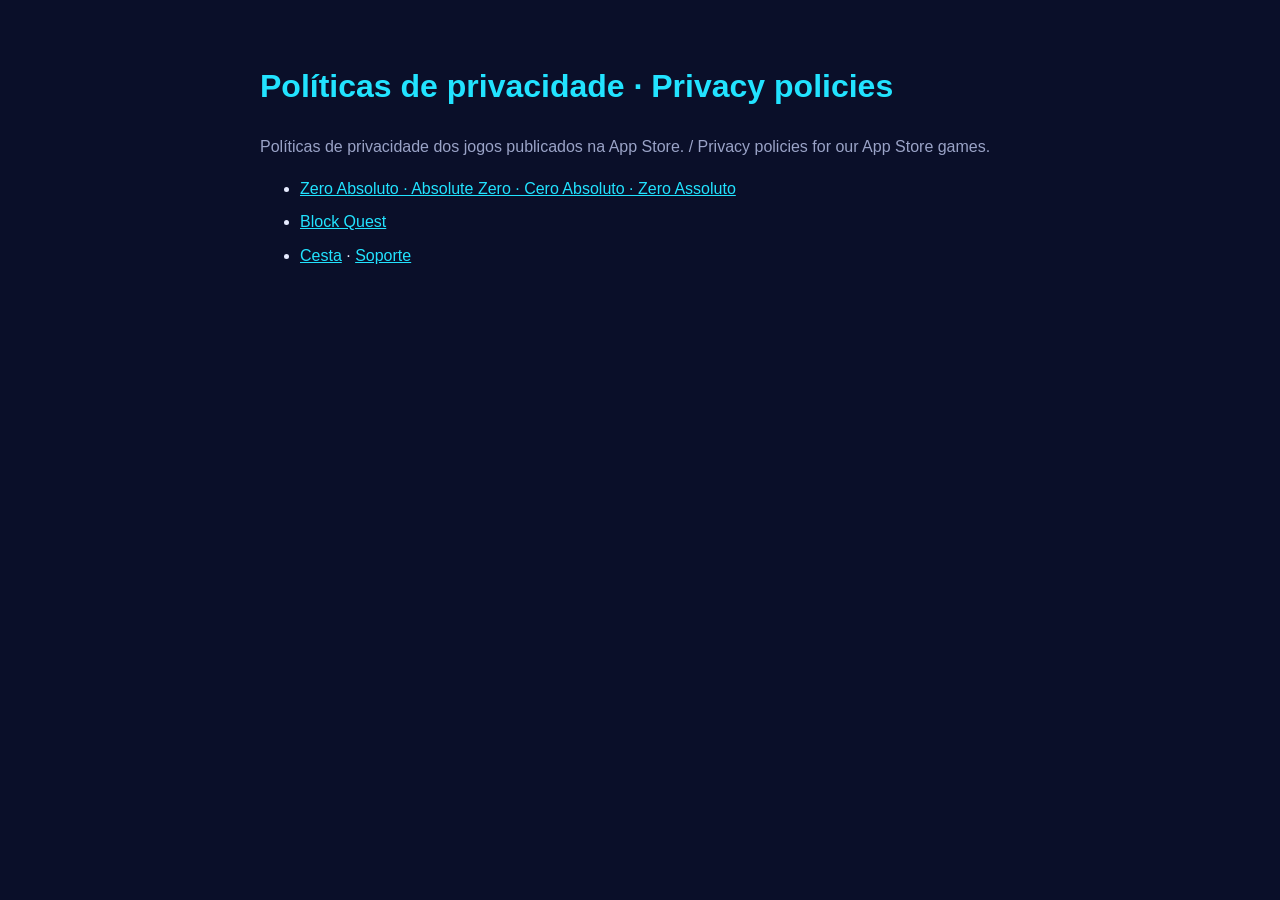
<file: index.html>
<!doctype html>
<html lang="pt-BR"><head><meta charset="utf-8"><meta name="viewport" content="width=device-width,initial-scale=1">
<title>Games · Privacy Policies</title>
<style>
body{margin:0;background:#0A0F29;color:#E6EBFF;font:16px/1.6 -apple-system,BlinkMacSystemFont,"Segoe UI",sans-serif}
main{max-width:760px;margin:0 auto;padding:40px 20px}
h1{color:#22E3FF} a{color:#22E3FF} li{margin:8px 0} .dim{color:#9AA3C7}
</style></head><body><main>
<h1>Políticas de privacidade · Privacy policies</h1>
<p class="dim">Políticas de privacidade dos jogos publicados na App Store. / Privacy policies for our App Store games.</p>
<ul>
  <li><a href="zero-absoluto/">Zero Absoluto · Absolute Zero · Cero Absoluto · Zero Assoluto</a></li>
  <li><a href="block-quest/">Block Quest</a></li>
  <li><a href="cesta/privacidad.html">Cesta</a> · <a href="cesta/">Soporte</a></li>
</ul>
</main></body></html>
</file>
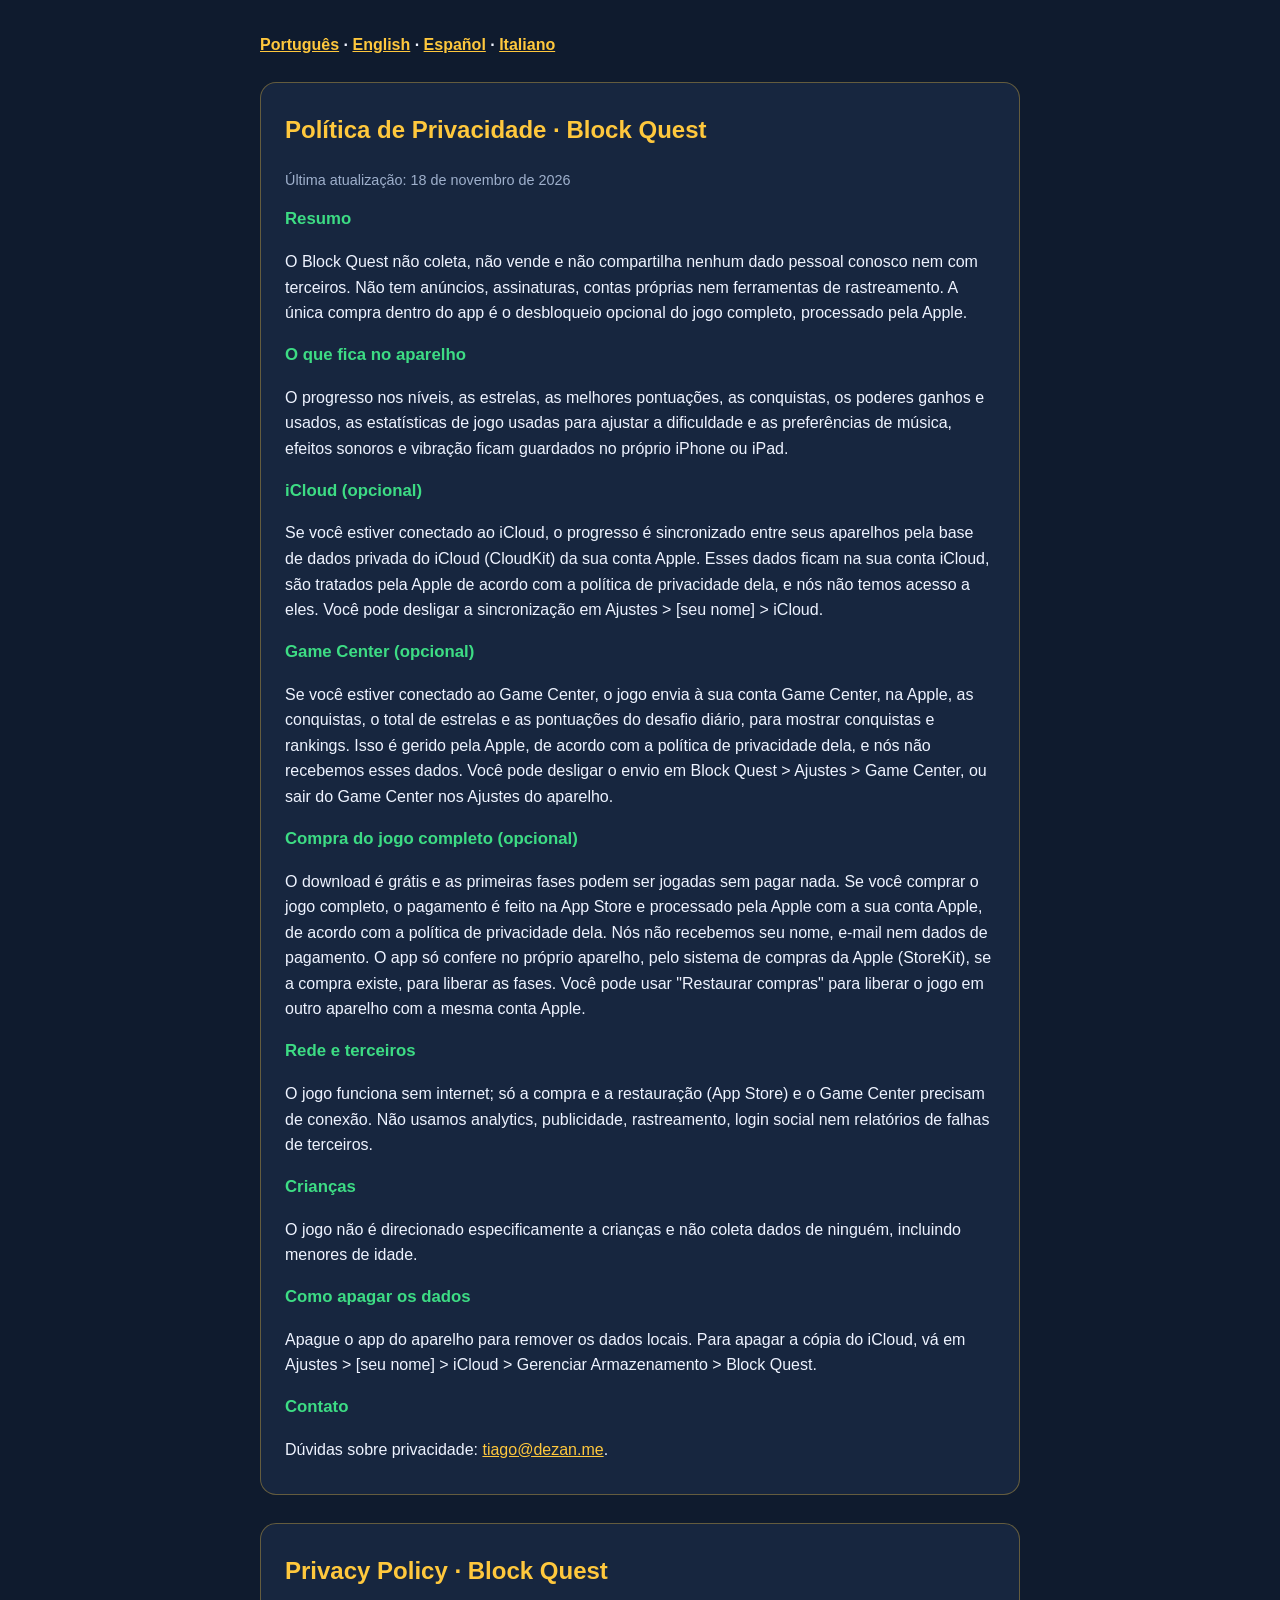
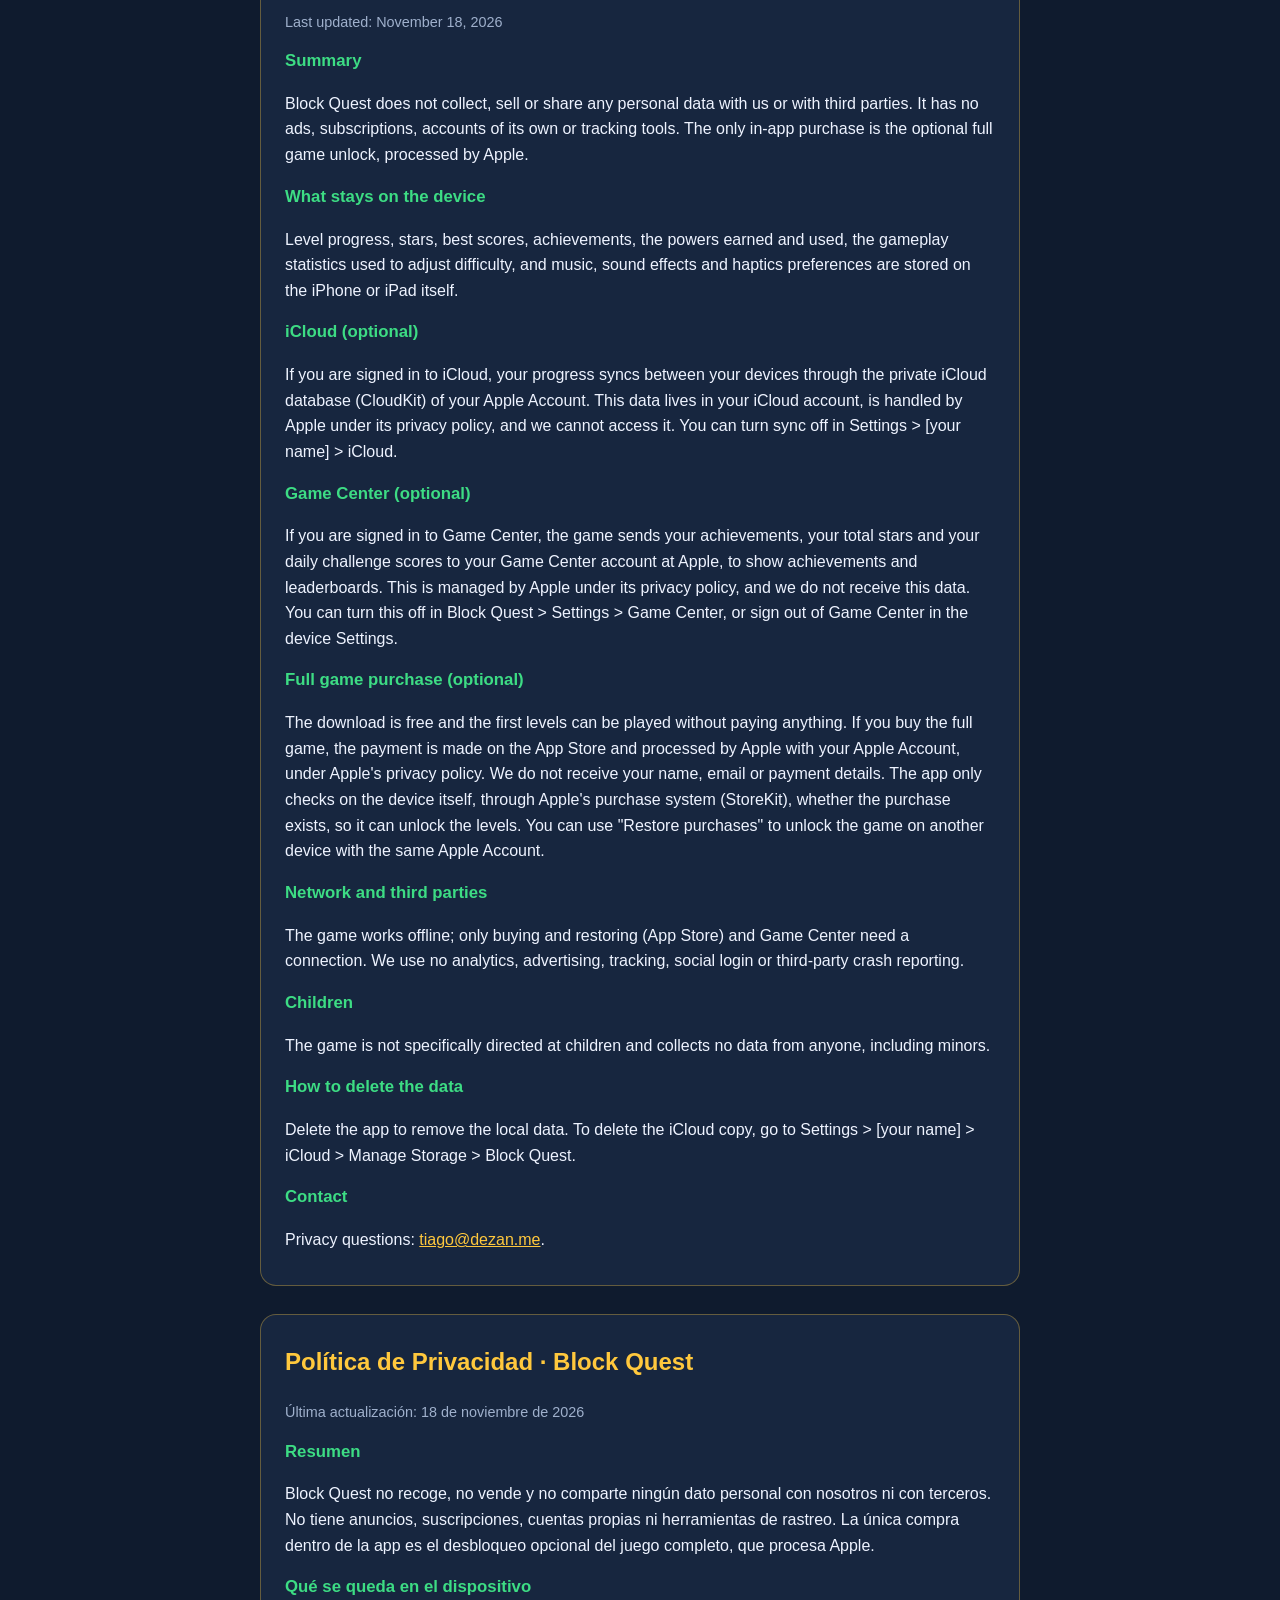
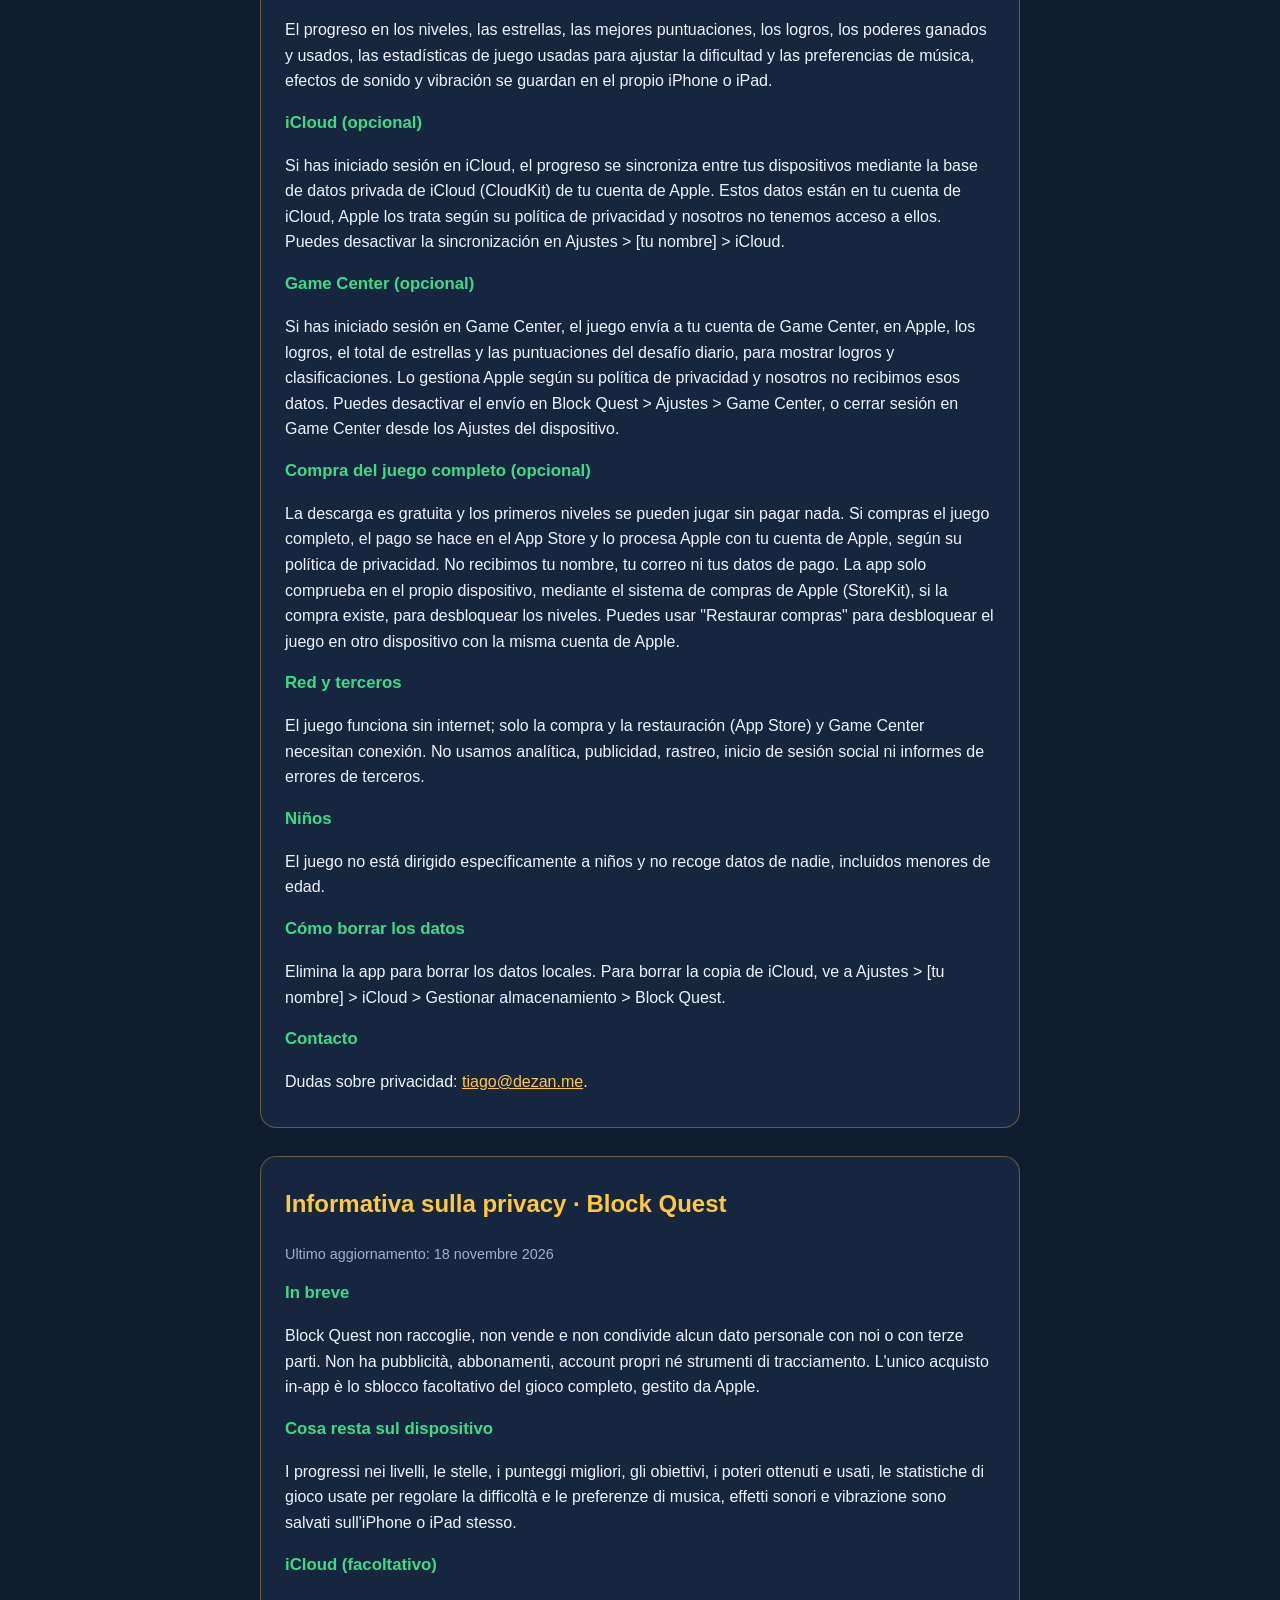
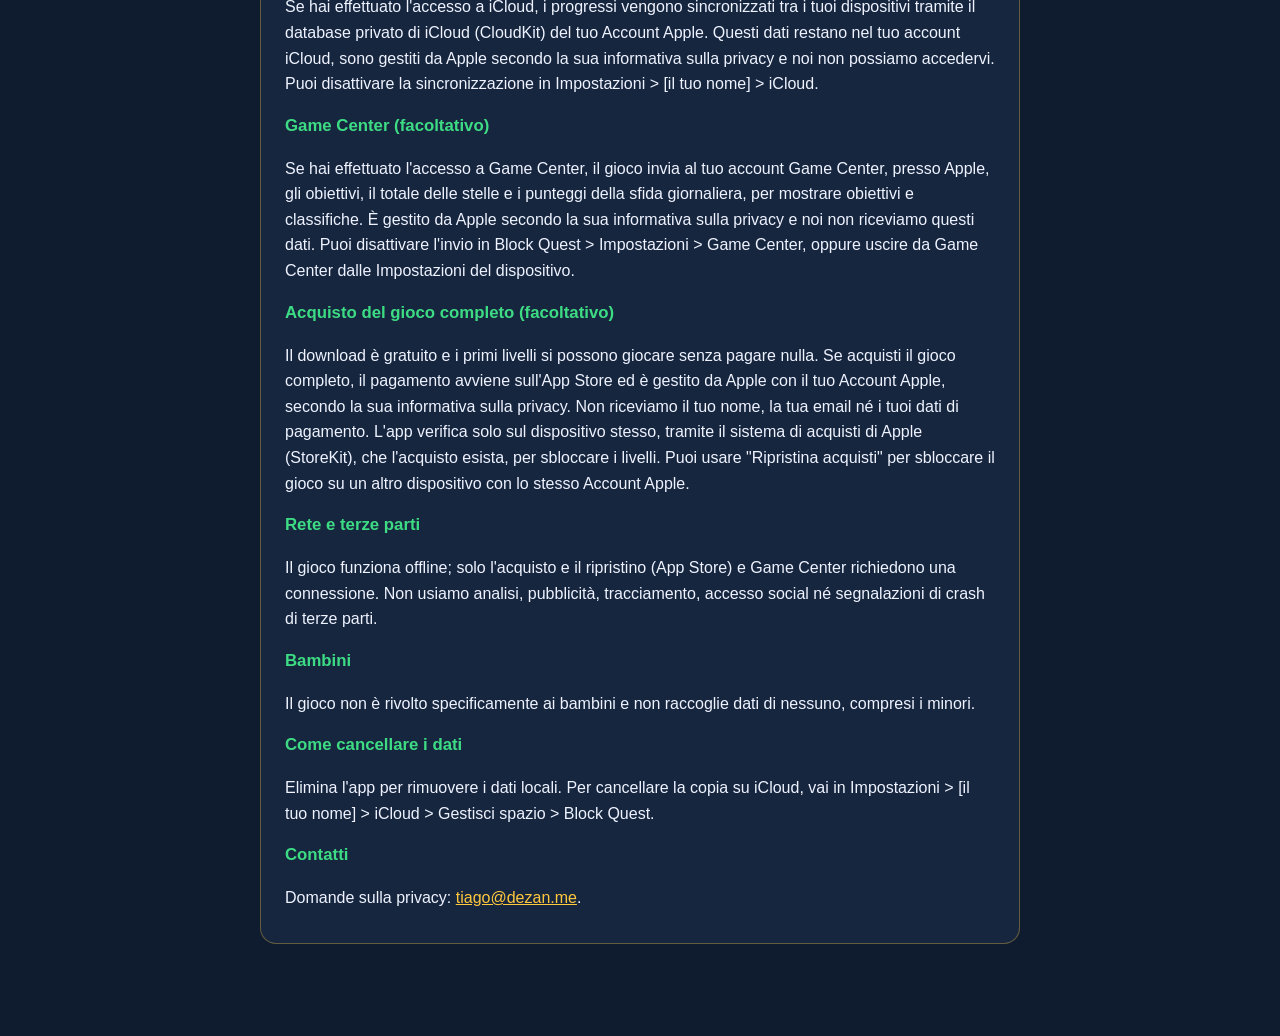
<file: block-quest/index.html>
<!doctype html>
<html lang="pt-BR"><head><meta charset="utf-8"><meta name="viewport" content="width=device-width,initial-scale=1">
<title>Block Quest · Privacidade / Privacy</title>
<style>
:root{--bg:#0F1B2E;--panel:#17263F;--text:#EEF3FF;--dim:#9FB0CC;--gold:#FFC83D;--green:#3DDC84}
body{margin:0;background:var(--bg);color:var(--text);font:16px/1.6 -apple-system,BlinkMacSystemFont,"Segoe UI",sans-serif}
main{max-width:760px;margin:0 auto;padding:32px 20px 64px}
nav{font-weight:600;margin-bottom:24px} a{color:var(--gold)}
section{background:var(--panel);border:1px solid #FFC83D55;border-radius:16px;padding:8px 24px 16px;margin:0 0 28px}
h1{color:var(--gold);font-size:1.5rem} h2{color:var(--green);font-size:1.05rem;margin-bottom:4px}
.date{color:var(--dim);font-size:.9rem}
</style></head><body><main>
<nav><a href="#pt-BR">Português</a> · <a href="#en-US">English</a> · <a href="#es-ES">Español</a> · <a href="#it">Italiano</a></nav>
<section id="pt-BR" lang="pt-BR"><h1>Política de Privacidade · Block Quest</h1><p class="date">Última atualização: 18 de novembro de 2026</p><h2>Resumo</h2><p>O Block Quest não coleta, não vende e não compartilha nenhum dado pessoal conosco nem com terceiros. Não tem anúncios, assinaturas, contas próprias nem ferramentas de rastreamento. A única compra dentro do app é o desbloqueio opcional do jogo completo, processado pela Apple.</p><h2>O que fica no aparelho</h2><p>O progresso nos níveis, as estrelas, as melhores pontuações, as conquistas, os poderes ganhos e usados, as estatísticas de jogo usadas para ajustar a dificuldade e as preferências de música, efeitos sonoros e vibração ficam guardados no próprio iPhone ou iPad.</p><h2>iCloud (opcional)</h2><p>Se você estiver conectado ao iCloud, o progresso é sincronizado entre seus aparelhos pela base de dados privada do iCloud (CloudKit) da sua conta Apple. Esses dados ficam na sua conta iCloud, são tratados pela Apple de acordo com a política de privacidade dela, e nós não temos acesso a eles. Você pode desligar a sincronização em Ajustes &gt; [seu nome] &gt; iCloud.</p><h2>Game Center (opcional)</h2><p>Se você estiver conectado ao Game Center, o jogo envia à sua conta Game Center, na Apple, as conquistas, o total de estrelas e as pontuações do desafio diário, para mostrar conquistas e rankings. Isso é gerido pela Apple, de acordo com a política de privacidade dela, e nós não recebemos esses dados. Você pode desligar o envio em Block Quest &gt; Ajustes &gt; Game Center, ou sair do Game Center nos Ajustes do aparelho.</p><h2>Compra do jogo completo (opcional)</h2><p>O download é grátis e as primeiras fases podem ser jogadas sem pagar nada. Se você comprar o jogo completo, o pagamento é feito na App Store e processado pela Apple com a sua conta Apple, de acordo com a política de privacidade dela. Nós não recebemos seu nome, e-mail nem dados de pagamento. O app só confere no próprio aparelho, pelo sistema de compras da Apple (StoreKit), se a compra existe, para liberar as fases. Você pode usar "Restaurar compras" para liberar o jogo em outro aparelho com a mesma conta Apple.</p><h2>Rede e terceiros</h2><p>O jogo funciona sem internet; só a compra e a restauração (App Store) e o Game Center precisam de conexão. Não usamos analytics, publicidade, rastreamento, login social nem relatórios de falhas de terceiros.</p><h2>Crianças</h2><p>O jogo não é direcionado especificamente a crianças e não coleta dados de ninguém, incluindo menores de idade.</p><h2>Como apagar os dados</h2><p>Apague o app do aparelho para remover os dados locais. Para apagar a cópia do iCloud, vá em Ajustes &gt; [seu nome] &gt; iCloud &gt; Gerenciar Armazenamento &gt; Block Quest.</p><h2>Contato</h2><p>Dúvidas sobre privacidade: <a href="mailto:tiago@dezan.me">tiago@dezan.me</a>.</p></section>
<section id="en-US" lang="en-US"><h1>Privacy Policy · Block Quest</h1><p class="date">Last updated: November 18, 2026</p><h2>Summary</h2><p>Block Quest does not collect, sell or share any personal data with us or with third parties. It has no ads, subscriptions, accounts of its own or tracking tools. The only in-app purchase is the optional full game unlock, processed by Apple.</p><h2>What stays on the device</h2><p>Level progress, stars, best scores, achievements, the powers earned and used, the gameplay statistics used to adjust difficulty, and music, sound effects and haptics preferences are stored on the iPhone or iPad itself.</p><h2>iCloud (optional)</h2><p>If you are signed in to iCloud, your progress syncs between your devices through the private iCloud database (CloudKit) of your Apple Account. This data lives in your iCloud account, is handled by Apple under its privacy policy, and we cannot access it. You can turn sync off in Settings &gt; [your name] &gt; iCloud.</p><h2>Game Center (optional)</h2><p>If you are signed in to Game Center, the game sends your achievements, your total stars and your daily challenge scores to your Game Center account at Apple, to show achievements and leaderboards. This is managed by Apple under its privacy policy, and we do not receive this data. You can turn this off in Block Quest &gt; Settings &gt; Game Center, or sign out of Game Center in the device Settings.</p><h2>Full game purchase (optional)</h2><p>The download is free and the first levels can be played without paying anything. If you buy the full game, the payment is made on the App Store and processed by Apple with your Apple Account, under Apple's privacy policy. We do not receive your name, email or payment details. The app only checks on the device itself, through Apple's purchase system (StoreKit), whether the purchase exists, so it can unlock the levels. You can use "Restore purchases" to unlock the game on another device with the same Apple Account.</p><h2>Network and third parties</h2><p>The game works offline; only buying and restoring (App Store) and Game Center need a connection. We use no analytics, advertising, tracking, social login or third-party crash reporting.</p><h2>Children</h2><p>The game is not specifically directed at children and collects no data from anyone, including minors.</p><h2>How to delete the data</h2><p>Delete the app to remove the local data. To delete the iCloud copy, go to Settings &gt; [your name] &gt; iCloud &gt; Manage Storage &gt; Block Quest.</p><h2>Contact</h2><p>Privacy questions: <a href="mailto:tiago@dezan.me">tiago@dezan.me</a>.</p></section>
<section id="es-ES" lang="es-ES"><h1>Política de Privacidad · Block Quest</h1><p class="date">Última actualización: 18 de noviembre de 2026</p><h2>Resumen</h2><p>Block Quest no recoge, no vende y no comparte ningún dato personal con nosotros ni con terceros. No tiene anuncios, suscripciones, cuentas propias ni herramientas de rastreo. La única compra dentro de la app es el desbloqueo opcional del juego completo, que procesa Apple.</p><h2>Qué se queda en el dispositivo</h2><p>El progreso en los niveles, las estrellas, las mejores puntuaciones, los logros, los poderes ganados y usados, las estadísticas de juego usadas para ajustar la dificultad y las preferencias de música, efectos de sonido y vibración se guardan en el propio iPhone o iPad.</p><h2>iCloud (opcional)</h2><p>Si has iniciado sesión en iCloud, el progreso se sincroniza entre tus dispositivos mediante la base de datos privada de iCloud (CloudKit) de tu cuenta de Apple. Estos datos están en tu cuenta de iCloud, Apple los trata según su política de privacidad y nosotros no tenemos acceso a ellos. Puedes desactivar la sincronización en Ajustes &gt; [tu nombre] &gt; iCloud.</p><h2>Game Center (opcional)</h2><p>Si has iniciado sesión en Game Center, el juego envía a tu cuenta de Game Center, en Apple, los logros, el total de estrellas y las puntuaciones del desafío diario, para mostrar logros y clasificaciones. Lo gestiona Apple según su política de privacidad y nosotros no recibimos esos datos. Puedes desactivar el envío en Block Quest &gt; Ajustes &gt; Game Center, o cerrar sesión en Game Center desde los Ajustes del dispositivo.</p><h2>Compra del juego completo (opcional)</h2><p>La descarga es gratuita y los primeros niveles se pueden jugar sin pagar nada. Si compras el juego completo, el pago se hace en el App Store y lo procesa Apple con tu cuenta de Apple, según su política de privacidad. No recibimos tu nombre, tu correo ni tus datos de pago. La app solo comprueba en el propio dispositivo, mediante el sistema de compras de Apple (StoreKit), si la compra existe, para desbloquear los niveles. Puedes usar "Restaurar compras" para desbloquear el juego en otro dispositivo con la misma cuenta de Apple.</p><h2>Red y terceros</h2><p>El juego funciona sin internet; solo la compra y la restauración (App Store) y Game Center necesitan conexión. No usamos analítica, publicidad, rastreo, inicio de sesión social ni informes de errores de terceros.</p><h2>Niños</h2><p>El juego no está dirigido específicamente a niños y no recoge datos de nadie, incluidos menores de edad.</p><h2>Cómo borrar los datos</h2><p>Elimina la app para borrar los datos locales. Para borrar la copia de iCloud, ve a Ajustes &gt; [tu nombre] &gt; iCloud &gt; Gestionar almacenamiento &gt; Block Quest.</p><h2>Contacto</h2><p>Dudas sobre privacidad: <a href="mailto:tiago@dezan.me">tiago@dezan.me</a>.</p></section>
<section id="it" lang="it"><h1>Informativa sulla privacy · Block Quest</h1><p class="date">Ultimo aggiornamento: 18 novembre 2026</p><h2>In breve</h2><p>Block Quest non raccoglie, non vende e non condivide alcun dato personale con noi o con terze parti. Non ha pubblicità, abbonamenti, account propri né strumenti di tracciamento. L'unico acquisto in-app è lo sblocco facoltativo del gioco completo, gestito da Apple.</p><h2>Cosa resta sul dispositivo</h2><p>I progressi nei livelli, le stelle, i punteggi migliori, gli obiettivi, i poteri ottenuti e usati, le statistiche di gioco usate per regolare la difficoltà e le preferenze di musica, effetti sonori e vibrazione sono salvati sull'iPhone o iPad stesso.</p><h2>iCloud (facoltativo)</h2><p>Se hai effettuato l'accesso a iCloud, i progressi vengono sincronizzati tra i tuoi dispositivi tramite il database privato di iCloud (CloudKit) del tuo Account Apple. Questi dati restano nel tuo account iCloud, sono gestiti da Apple secondo la sua informativa sulla privacy e noi non possiamo accedervi. Puoi disattivare la sincronizzazione in Impostazioni &gt; [il tuo nome] &gt; iCloud.</p><h2>Game Center (facoltativo)</h2><p>Se hai effettuato l'accesso a Game Center, il gioco invia al tuo account Game Center, presso Apple, gli obiettivi, il totale delle stelle e i punteggi della sfida giornaliera, per mostrare obiettivi e classifiche. È gestito da Apple secondo la sua informativa sulla privacy e noi non riceviamo questi dati. Puoi disattivare l'invio in Block Quest &gt; Impostazioni &gt; Game Center, oppure uscire da Game Center dalle Impostazioni del dispositivo.</p><h2>Acquisto del gioco completo (facoltativo)</h2><p>Il download è gratuito e i primi livelli si possono giocare senza pagare nulla. Se acquisti il gioco completo, il pagamento avviene sull'App Store ed è gestito da Apple con il tuo Account Apple, secondo la sua informativa sulla privacy. Non riceviamo il tuo nome, la tua email né i tuoi dati di pagamento. L'app verifica solo sul dispositivo stesso, tramite il sistema di acquisti di Apple (StoreKit), che l'acquisto esista, per sbloccare i livelli. Puoi usare "Ripristina acquisti" per sbloccare il gioco su un altro dispositivo con lo stesso Account Apple.</p><h2>Rete e terze parti</h2><p>Il gioco funziona offline; solo l'acquisto e il ripristino (App Store) e Game Center richiedono una connessione. Non usiamo analisi, pubblicità, tracciamento, accesso social né segnalazioni di crash di terze parti.</p><h2>Bambini</h2><p>Il gioco non è rivolto specificamente ai bambini e non raccoglie dati di nessuno, compresi i minori.</p><h2>Come cancellare i dati</h2><p>Elimina l'app per rimuovere i dati locali. Per cancellare la copia su iCloud, vai in Impostazioni &gt; [il tuo nome] &gt; iCloud &gt; Gestisci spazio &gt; Block Quest.</p><h2>Contatti</h2><p>Domande sulla privacy: <a href="mailto:tiago@dezan.me">tiago@dezan.me</a>.</p></section>
</main>
<script>
// Abre direto no idioma do navegador, se não houver âncora.
if(!location.hash){const l=(navigator.language||'en').toLowerCase();
const id=l.startsWith('pt')?'pt-BR':l.startsWith('es')?'es-ES':l.startsWith('it')?'it':'en-US';
document.getElementById(id).scrollIntoView();}
</script>
</body></html>
</file>
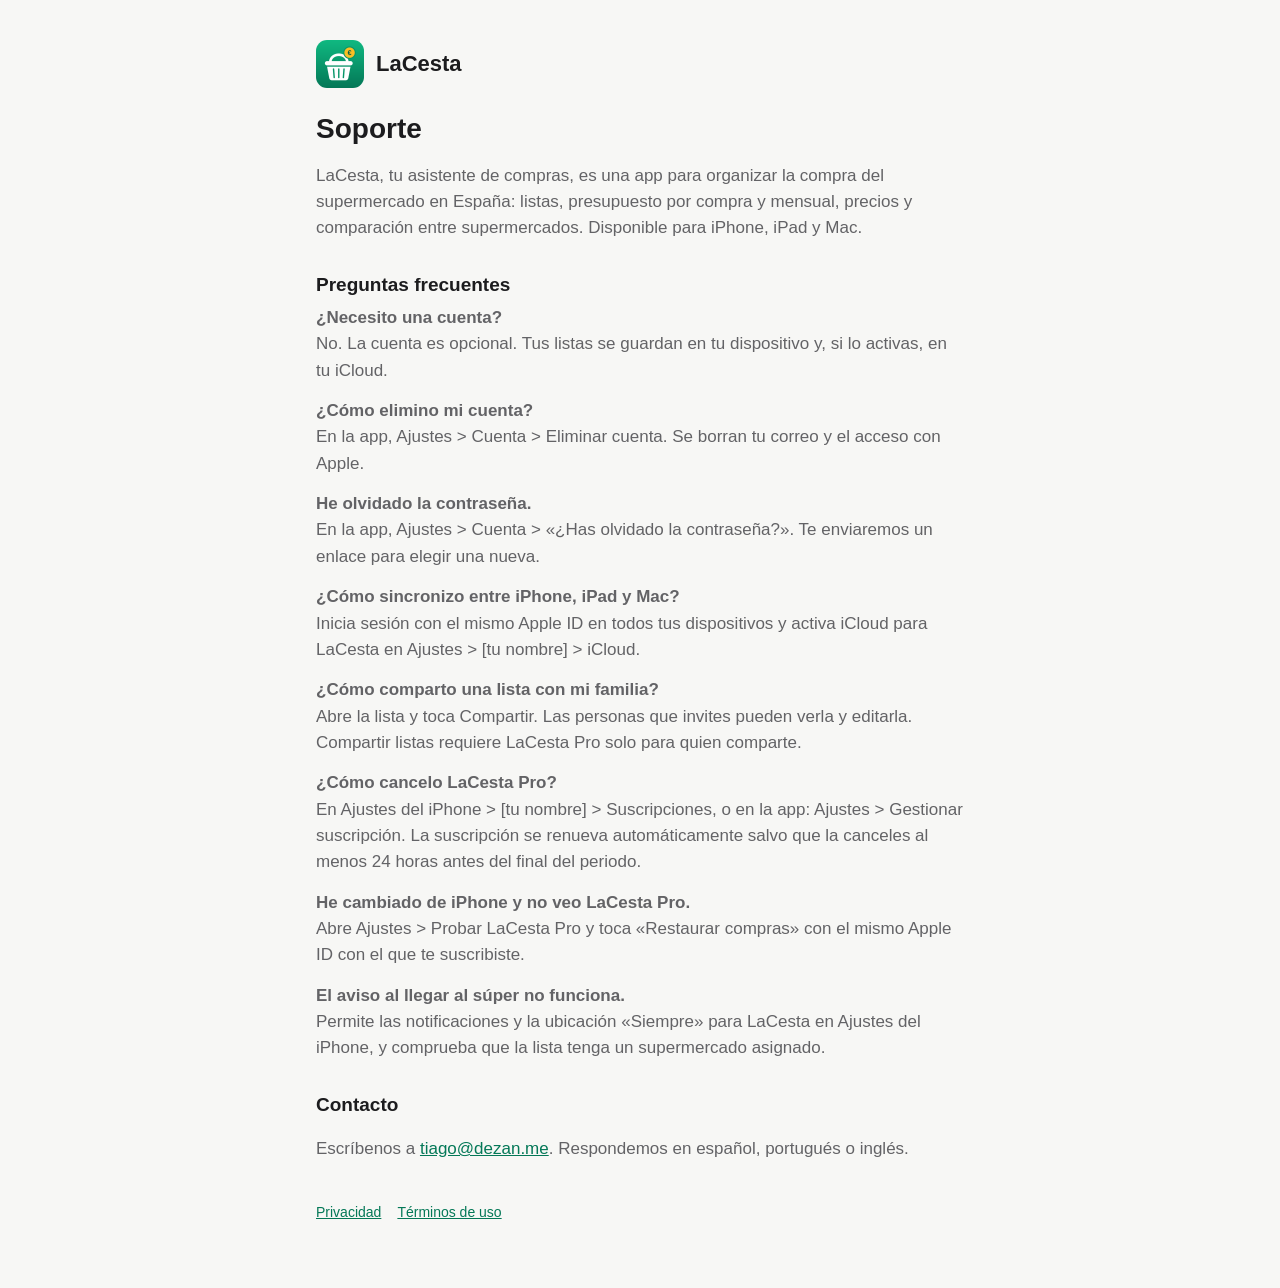
<file: cesta/index.html>
<!doctype html>
<html lang="es">
<head>
<meta charset="utf-8">
<meta name="viewport" content="width=device-width, initial-scale=1">
<title>LaCesta · Soporte</title>
<meta name="description" content="LaCesta, tu asistente de compras: lista de la compra con presupuesto para supermercados de España.">
<link rel="icon" href="icon.png">
<link rel="apple-touch-icon" href="apple-touch-icon.png">
<link rel="stylesheet" href="style.css">
<script type="module">
  // Os links dos e-mails da conta (Supabase) chegam aqui: encaminha para a página certa.
  import { authFragment } from "./auth.js";
  const f = authFragment();
  if (f.type === "recovery") location.replace("nueva-contrasena.html" + location.hash);
  else if (f.type === "signup" || f.type === "email_change" || f.error) location.replace("confirmado.html" + location.hash);
</script>
</head>
<body>
<main>
  <header><img src="icon.png" alt=""><a href="./">LaCesta</a></header>
  <h1>Soporte</h1>
  <p>LaCesta, tu asistente de compras, es una app para organizar la compra del supermercado en España: listas, presupuesto por compra y mensual, precios y comparación entre supermercados. Disponible para iPhone, iPad y Mac.</p>

  <h2>Preguntas frecuentes</h2>
  <div class="faq">
    <p><strong>¿Necesito una cuenta?</strong><br>No. La cuenta es opcional. Tus listas se guardan en tu dispositivo y, si lo activas, en tu iCloud.</p>
    <p><strong>¿Cómo elimino mi cuenta?</strong><br>En la app, Ajustes &gt; Cuenta &gt; Eliminar cuenta. Se borran tu correo y el acceso con Apple.</p>
    <p><strong>He olvidado la contraseña.</strong><br>En la app, Ajustes &gt; Cuenta &gt; «¿Has olvidado la contraseña?». Te enviaremos un enlace para elegir una nueva.</p>
    <p><strong>¿Cómo sincronizo entre iPhone, iPad y Mac?</strong><br>Inicia sesión con el mismo Apple ID en todos tus dispositivos y activa iCloud para LaCesta en Ajustes &gt; [tu nombre] &gt; iCloud.</p>
    <p><strong>¿Cómo comparto una lista con mi familia?</strong><br>Abre la lista y toca Compartir. Las personas que invites pueden verla y editarla. Compartir listas requiere LaCesta Pro solo para quien comparte.</p>
    <p><strong>¿Cómo cancelo LaCesta Pro?</strong><br>En Ajustes del iPhone &gt; [tu nombre] &gt; Suscripciones, o en la app: Ajustes &gt; Gestionar suscripción. La suscripción se renueva automáticamente salvo que la canceles al menos 24 horas antes del final del periodo.</p>
    <p><strong>He cambiado de iPhone y no veo LaCesta Pro.</strong><br>Abre Ajustes &gt; Probar LaCesta Pro y toca «Restaurar compras» con el mismo Apple ID con el que te suscribiste.</p>
    <p><strong>El aviso al llegar al súper no funciona.</strong><br>Permite las notificaciones y la ubicación «Siempre» para LaCesta en Ajustes del iPhone, y comprueba que la lista tenga un supermercado asignado.</p>
  </div>

  <h2>Contacto</h2>
  <p>Escríbenos a <a href="mailto:tiago@dezan.me?subject=LaCesta">tiago@dezan.me</a>. Respondemos en español, portugués o inglés.</p>

  <footer><a href="privacidad.html">Privacidad</a><a href="https://www.apple.com/legal/internet-services/itunes/dev/stdeula/">Términos de uso</a></footer>
</main>
</body>
</html>
</file>
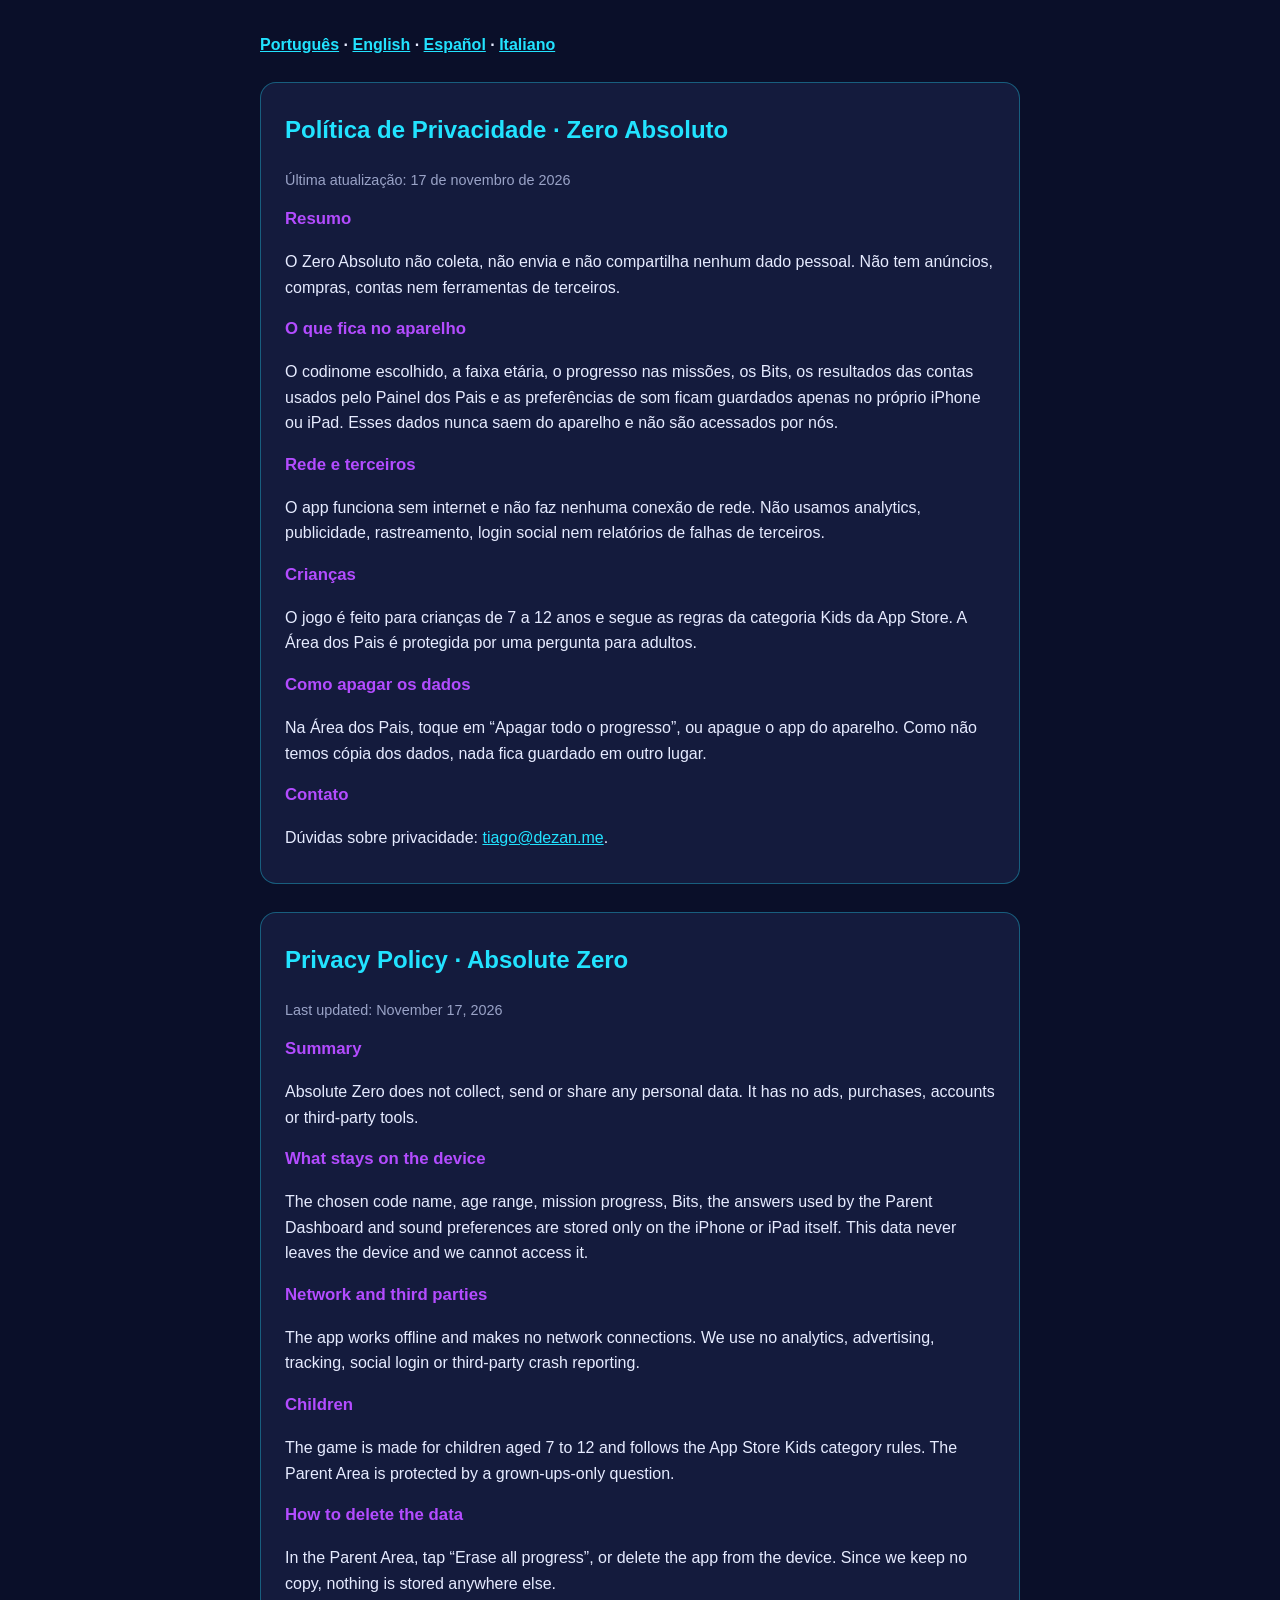
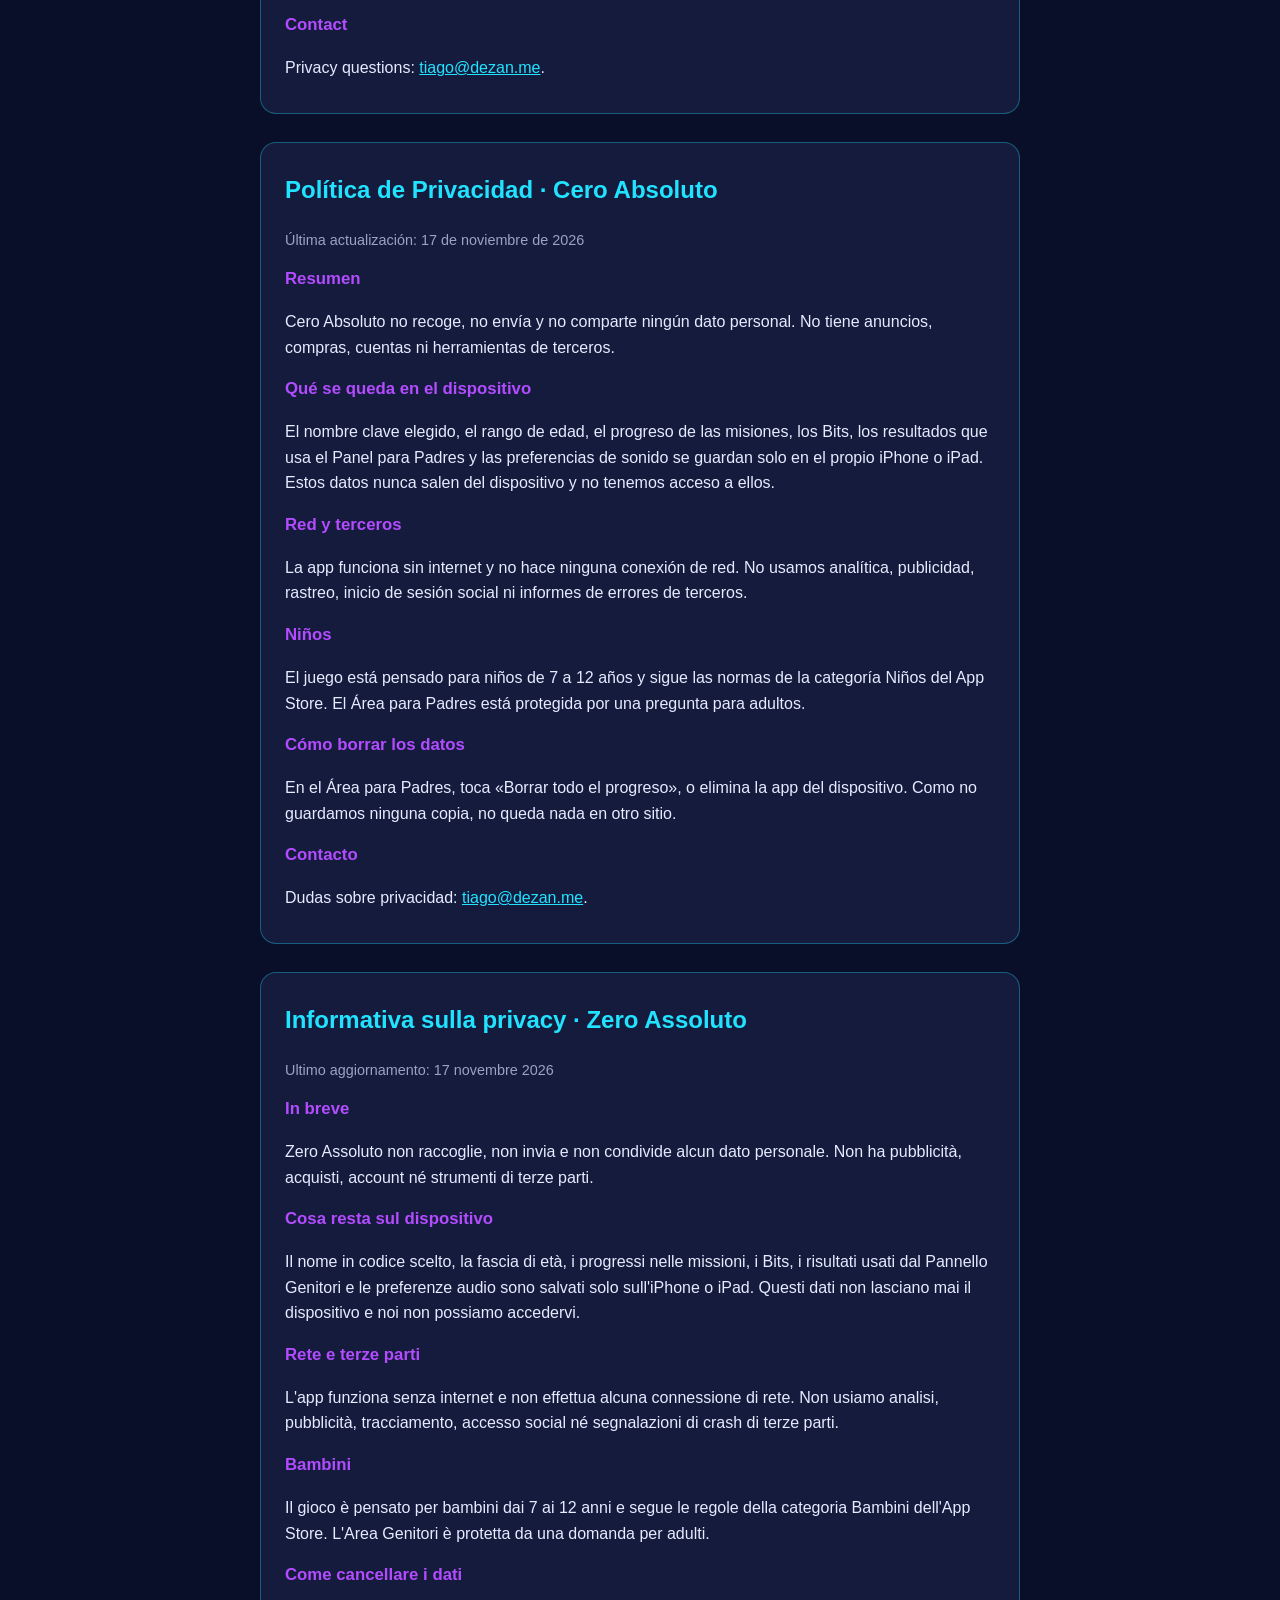
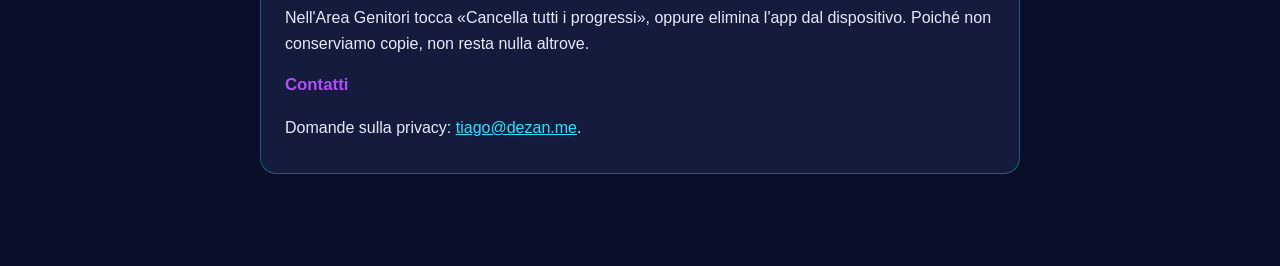
<file: zero-absoluto/index.html>
<!doctype html>
<html lang="pt-BR"><head><meta charset="utf-8"><meta name="viewport" content="width=device-width,initial-scale=1">
<title>Zero Absoluto · Privacidade / Privacy</title>
<style>
:root{--bg:#0A0F29;--panel:#141B3D;--text:#E6EBFF;--dim:#9AA3C7;--cyan:#22E3FF;--violet:#B34CFF}
body{margin:0;background:var(--bg);color:var(--text);font:16px/1.6 -apple-system,BlinkMacSystemFont,"Segoe UI",sans-serif}
main{max-width:760px;margin:0 auto;padding:32px 20px 64px}
nav{font-weight:600;margin-bottom:24px} a{color:var(--cyan)}
section{background:var(--panel);border:1px solid #22E3FF55;border-radius:16px;padding:8px 24px 16px;margin:0 0 28px}
h1{color:var(--cyan);font-size:1.5rem} h2{color:var(--violet);font-size:1.05rem;margin-bottom:4px}
.date{color:var(--dim);font-size:.9rem}
</style></head><body><main>
<nav><a href="#pt-BR">Português</a> · <a href="#en-US">English</a> · <a href="#es-ES">Español</a> · <a href="#it">Italiano</a></nav>
<section id="pt-BR" lang="pt-BR"><h1>Política de Privacidade · Zero Absoluto</h1><p class="date">Última atualização: 17 de novembro de 2026</p><h2>Resumo</h2><p>O Zero Absoluto não coleta, não envia e não compartilha nenhum dado pessoal. Não tem anúncios, compras, contas nem ferramentas de terceiros.</p><h2>O que fica no aparelho</h2><p>O codinome escolhido, a faixa etária, o progresso nas missões, os Bits, os resultados das contas usados pelo Painel dos Pais e as preferências de som ficam guardados apenas no próprio iPhone ou iPad. Esses dados nunca saem do aparelho e não são acessados por nós.</p><h2>Rede e terceiros</h2><p>O app funciona sem internet e não faz nenhuma conexão de rede. Não usamos analytics, publicidade, rastreamento, login social nem relatórios de falhas de terceiros.</p><h2>Crianças</h2><p>O jogo é feito para crianças de 7 a 12 anos e segue as regras da categoria Kids da App Store. A Área dos Pais é protegida por uma pergunta para adultos.</p><h2>Como apagar os dados</h2><p>Na Área dos Pais, toque em “Apagar todo o progresso”, ou apague o app do aparelho. Como não temos cópia dos dados, nada fica guardado em outro lugar.</p><h2>Contato</h2><p>Dúvidas sobre privacidade: <a href="mailto:tiago@dezan.me">tiago@dezan.me</a>.</p></section>
<section id="en-US" lang="en-US"><h1>Privacy Policy · Absolute Zero</h1><p class="date">Last updated: November 17, 2026</p><h2>Summary</h2><p>Absolute Zero does not collect, send or share any personal data. It has no ads, purchases, accounts or third-party tools.</p><h2>What stays on the device</h2><p>The chosen code name, age range, mission progress, Bits, the answers used by the Parent Dashboard and sound preferences are stored only on the iPhone or iPad itself. This data never leaves the device and we cannot access it.</p><h2>Network and third parties</h2><p>The app works offline and makes no network connections. We use no analytics, advertising, tracking, social login or third-party crash reporting.</p><h2>Children</h2><p>The game is made for children aged 7 to 12 and follows the App Store Kids category rules. The Parent Area is protected by a grown-ups-only question.</p><h2>How to delete the data</h2><p>In the Parent Area, tap “Erase all progress”, or delete the app from the device. Since we keep no copy, nothing is stored anywhere else.</p><h2>Contact</h2><p>Privacy questions: <a href="mailto:tiago@dezan.me">tiago@dezan.me</a>.</p></section>
<section id="es-ES" lang="es-ES"><h1>Política de Privacidad · Cero Absoluto</h1><p class="date">Última actualización: 17 de noviembre de 2026</p><h2>Resumen</h2><p>Cero Absoluto no recoge, no envía y no comparte ningún dato personal. No tiene anuncios, compras, cuentas ni herramientas de terceros.</p><h2>Qué se queda en el dispositivo</h2><p>El nombre clave elegido, el rango de edad, el progreso de las misiones, los Bits, los resultados que usa el Panel para Padres y las preferencias de sonido se guardan solo en el propio iPhone o iPad. Estos datos nunca salen del dispositivo y no tenemos acceso a ellos.</p><h2>Red y terceros</h2><p>La app funciona sin internet y no hace ninguna conexión de red. No usamos analítica, publicidad, rastreo, inicio de sesión social ni informes de errores de terceros.</p><h2>Niños</h2><p>El juego está pensado para niños de 7 a 12 años y sigue las normas de la categoría Niños del App Store. El Área para Padres está protegida por una pregunta para adultos.</p><h2>Cómo borrar los datos</h2><p>En el Área para Padres, toca «Borrar todo el progreso», o elimina la app del dispositivo. Como no guardamos ninguna copia, no queda nada en otro sitio.</p><h2>Contacto</h2><p>Dudas sobre privacidad: <a href="mailto:tiago@dezan.me">tiago@dezan.me</a>.</p></section>
<section id="it" lang="it"><h1>Informativa sulla privacy · Zero Assoluto</h1><p class="date">Ultimo aggiornamento: 17 novembre 2026</p><h2>In breve</h2><p>Zero Assoluto non raccoglie, non invia e non condivide alcun dato personale. Non ha pubblicità, acquisti, account né strumenti di terze parti.</p><h2>Cosa resta sul dispositivo</h2><p>Il nome in codice scelto, la fascia di età, i progressi nelle missioni, i Bits, i risultati usati dal Pannello Genitori e le preferenze audio sono salvati solo sull&#x27;iPhone o iPad. Questi dati non lasciano mai il dispositivo e noi non possiamo accedervi.</p><h2>Rete e terze parti</h2><p>L&#x27;app funziona senza internet e non effettua alcuna connessione di rete. Non usiamo analisi, pubblicità, tracciamento, accesso social né segnalazioni di crash di terze parti.</p><h2>Bambini</h2><p>Il gioco è pensato per bambini dai 7 ai 12 anni e segue le regole della categoria Bambini dell&#x27;App Store. L&#x27;Area Genitori è protetta da una domanda per adulti.</p><h2>Come cancellare i dati</h2><p>Nell&#x27;Area Genitori tocca «Cancella tutti i progressi», oppure elimina l&#x27;app dal dispositivo. Poiché non conserviamo copie, non resta nulla altrove.</p><h2>Contatti</h2><p>Domande sulla privacy: <a href="mailto:tiago@dezan.me">tiago@dezan.me</a>.</p></section>
</main>
<script>
// Abre direto no idioma do navegador, se não houver âncora.
if(!location.hash){const l=(navigator.language||'en').toLowerCase();
const id=l.startsWith('pt')?'pt-BR':l.startsWith('es')?'es-ES':l.startsWith('it')?'it':'en-US';
document.getElementById(id).scrollIntoView();}
</script>
</body></html>
</file>
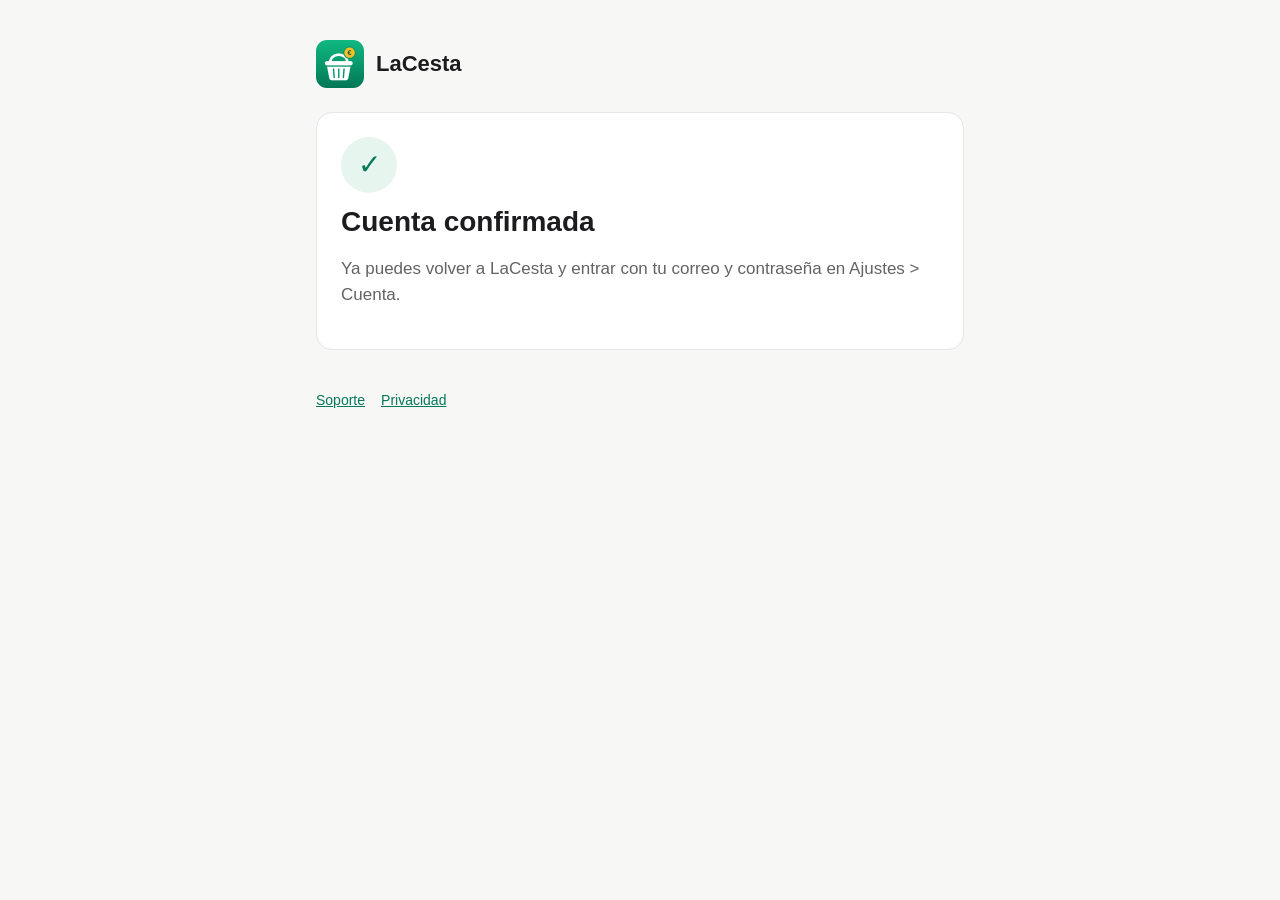
<file: cesta/confirmado.html>
<!doctype html>
<html lang="es">
<head>
<meta charset="utf-8">
<meta name="viewport" content="width=device-width, initial-scale=1">
<title>LaCesta · Cuenta confirmada</title>
<meta name="robots" content="noindex">
<link rel="icon" href="icon.png">
<link rel="apple-touch-icon" href="apple-touch-icon.png">
<link rel="stylesheet" href="style.css">
</head>
<body>
<main>
  <header><img src="icon.png" alt=""><a href="./">LaCesta</a></header>
  <div class="card" id="ok">
    <div class="badge">✓</div>
    <h1>Cuenta confirmada</h1>
    <p>Ya puedes volver a LaCesta y entrar con tu correo y contraseña en Ajustes &gt; Cuenta.</p>
  </div>
  <div class="card" id="fail" hidden>
    <h1>No se ha podido confirmar</h1>
    <p class="error" id="reason"></p>
  </div>
  <footer><a href="./">Soporte</a><a href="privacidad.html">Privacidad</a></footer>
</main>
<script type="module">
  import { authFragment, errorText } from "./auth.js";
  const f = authFragment();
  if (f.error) {
    document.getElementById("ok").hidden = true;
    document.getElementById("fail").hidden = false;
    document.getElementById("reason").textContent = errorText(f);
  }
  // Não deixa os tokens na barra de endereço nem no histórico.
  history.replaceState(null, "", location.pathname);
</script>
</body>
</html>
</file>
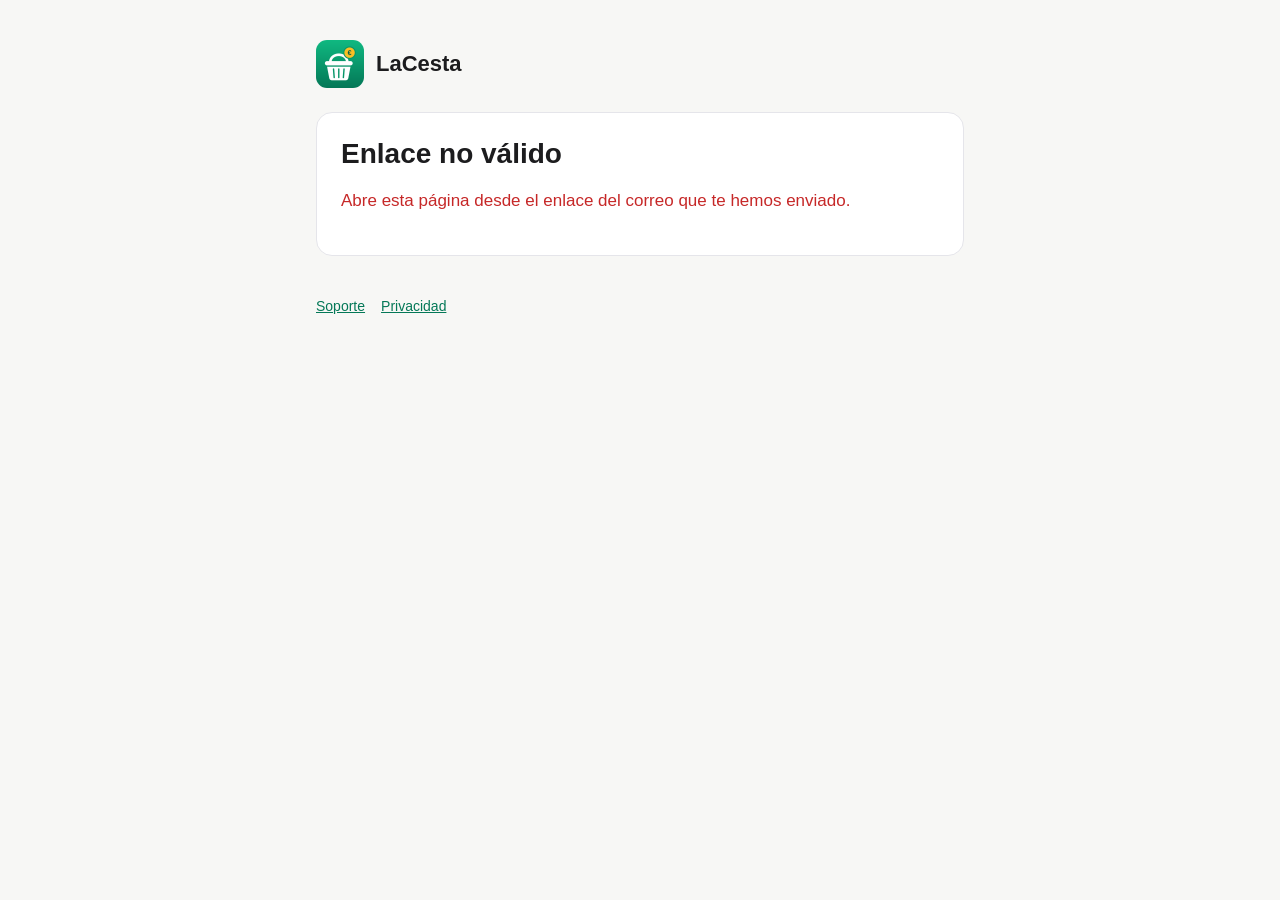
<file: cesta/nueva-contrasena.html>
<!doctype html>
<html lang="es">
<head>
<meta charset="utf-8">
<meta name="viewport" content="width=device-width, initial-scale=1">
<meta name="referrer" content="no-referrer">
<title>LaCesta · Nueva contraseña</title>
<meta name="robots" content="noindex">
<link rel="icon" href="icon.png">
<link rel="apple-touch-icon" href="apple-touch-icon.png">
<link rel="stylesheet" href="style.css">
</head>
<body>
<main>
  <header><img src="icon.png" alt=""><a href="./">LaCesta</a></header>
  <form class="card" id="form" hidden>
    <h1>Nueva contraseña</h1>
    <p>Elige una contraseña nueva para tu cuenta de LaCesta.</p>
    <label for="password">Contraseña nueva</label>
    <input id="password" type="password" autocomplete="new-password" minlength="8" required>
    <label for="repeat">Repite la contraseña</label>
    <input id="repeat" type="password" autocomplete="new-password" minlength="8" required>
    <p class="error" id="error" role="alert"></p>
    <button id="save" type="submit">Guardar contraseña</button>
  </form>
  <div class="card" id="done" hidden>
    <div class="badge">✓</div>
    <h1>Contraseña cambiada</h1>
    <p>Vuelve a LaCesta y entra con tu nueva contraseña en Ajustes &gt; Cuenta.</p>
  </div>
  <div class="card" id="fail" hidden>
    <h1>Enlace no válido</h1>
    <p class="error" id="reason"></p>
  </div>
  <footer><a href="./">Soporte</a><a href="privacidad.html">Privacidad</a></footer>
</main>
<script type="module">
  import { SUPABASE_URL, PUBLISHABLE_KEY, authFragment, errorText } from "./auth.js";
  const f = authFragment();
  history.replaceState(null, "", location.pathname); // tira o token da barra de endereço
  const show = (id) => ["form", "done", "fail"].forEach((x) => (document.getElementById(x).hidden = x !== id));

  if (f.error || f.type !== "recovery" || !f.access_token) {
    document.getElementById("reason").textContent = f.error ? errorText(f) : "Abre esta página desde el enlace del correo que te hemos enviado.";
    show("fail");
  } else {
    show("form");
    const form = document.getElementById("form");
    const error = document.getElementById("error");
    const save = document.getElementById("save");
    form.addEventListener("submit", async (event) => {
      event.preventDefault();
      const password = document.getElementById("password").value;
      if (password.length < 8) { error.textContent = "La contraseña debe tener al menos 8 caracteres."; return; }
      if (password !== document.getElementById("repeat").value) { error.textContent = "Las contraseñas no coinciden."; return; }
      error.textContent = "";
      save.disabled = true;
      try {
        const response = await fetch(`${SUPABASE_URL}/auth/v1/user`, {
          method: "PUT",
          headers: { "Content-Type": "application/json", apikey: PUBLISHABLE_KEY, Authorization: `Bearer ${f.access_token}` },
          body: JSON.stringify({ password }),
        });
        if (response.ok) { show("done"); return; }
        const body = await response.json().catch(() => ({}));
        error.textContent = body.error_code === "weak_password" ? "Elige una contraseña más segura."
          : body.error_code === "same_password" ? "La contraseña nueva debe ser distinta de la anterior."
          : response.status === 401 || response.status === 403 ? "El enlace ha caducado. Pide uno nuevo desde la app."
          : "No se ha podido guardar. Inténtalo de nuevo.";
      } catch {
        error.textContent = "Sin conexión. Inténtalo de nuevo.";
      }
      save.disabled = false;
    });
  }
</script>
</body>
</html>
</file>
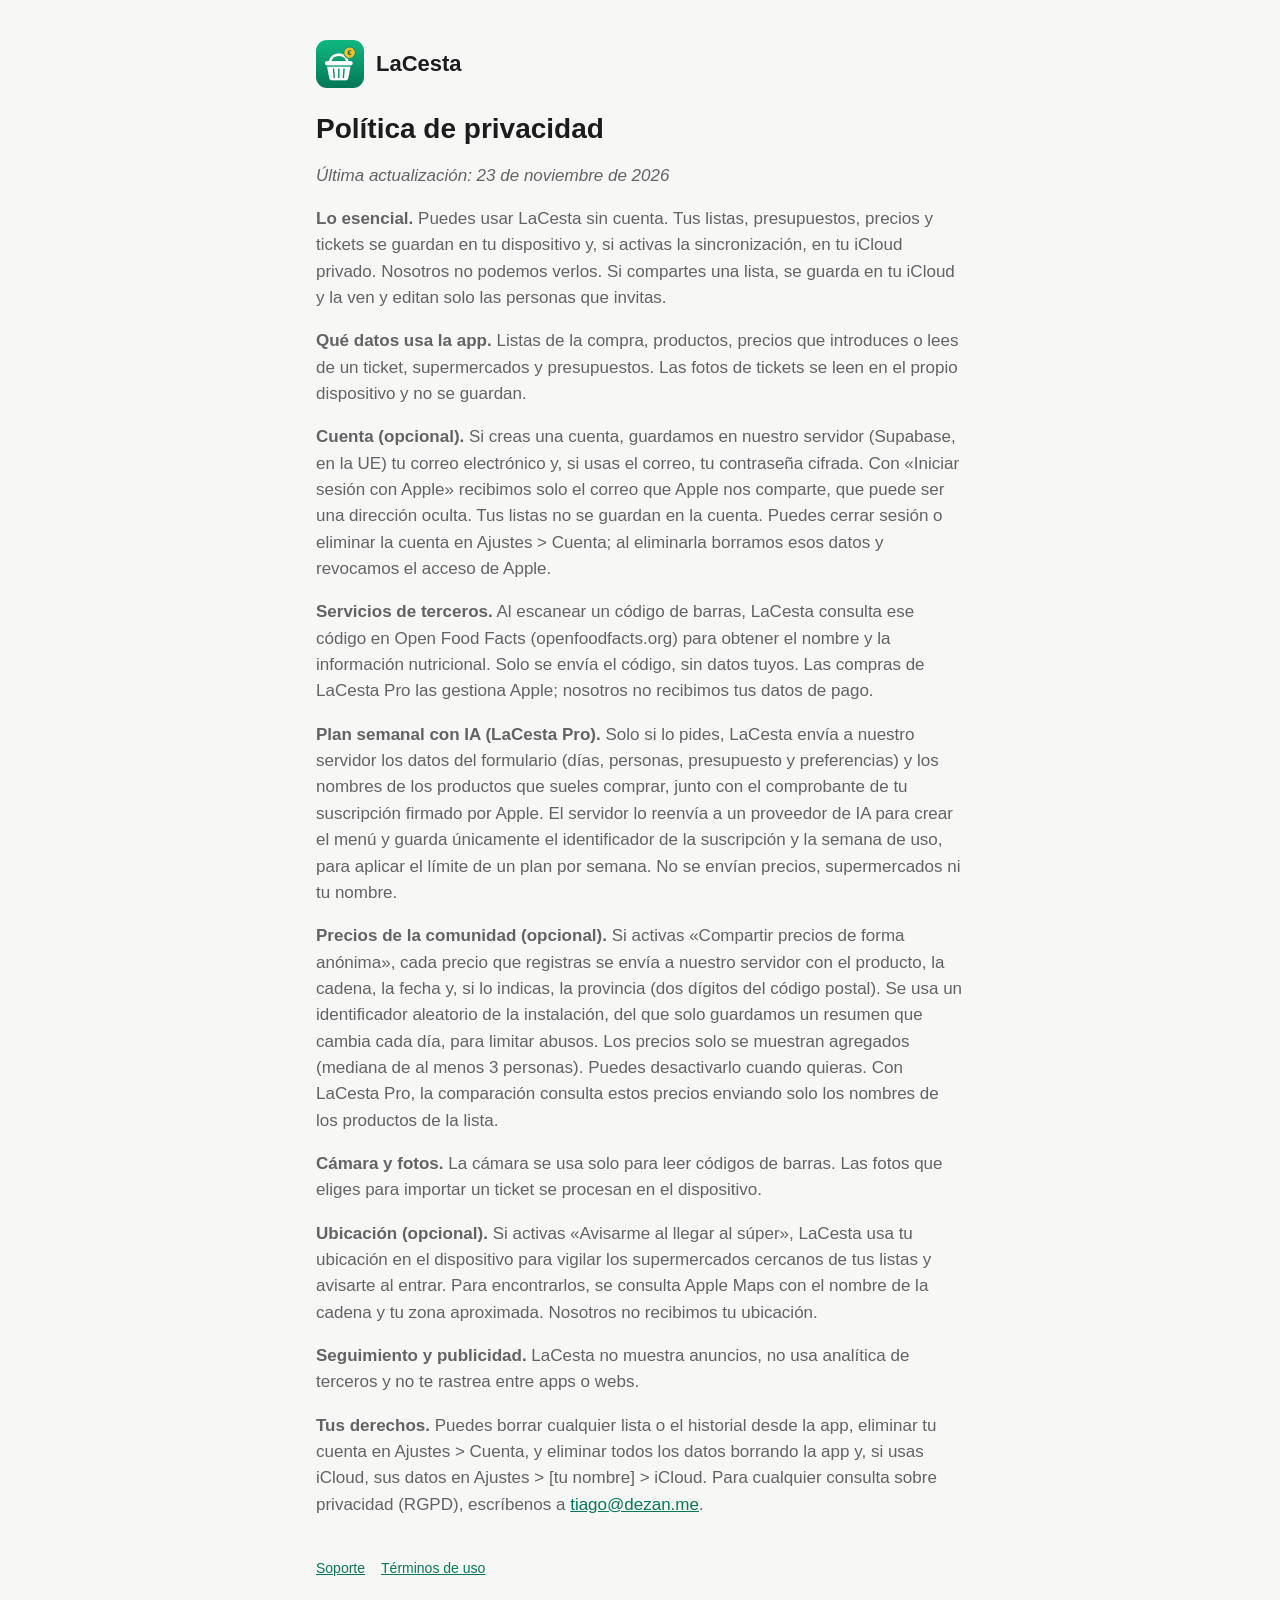
<file: cesta/privacidad.html>
<!doctype html>
<html lang="es">
<head>
<meta charset="utf-8">
<meta name="viewport" content="width=device-width, initial-scale=1">
<title>LaCesta · Privacidad</title>
<link rel="icon" href="icon.png">
<link rel="apple-touch-icon" href="apple-touch-icon.png">
<link rel="stylesheet" href="style.css">
</head>
<body>
<main>
  <header><img src="icon.png" alt=""><a href="./">LaCesta</a></header>
  <h1>Política de privacidad</h1>
  <p><em>Última actualización: 23 de noviembre de 2026</em></p>
  <p><strong>Lo esencial.</strong> Puedes usar LaCesta sin cuenta. Tus listas, presupuestos, precios y tickets se guardan en tu dispositivo y, si activas la sincronización, en tu iCloud privado. Nosotros no podemos verlos. Si compartes una lista, se guarda en tu iCloud y la ven y editan solo las personas que invitas.</p>
  <p><strong>Qué datos usa la app.</strong> Listas de la compra, productos, precios que introduces o lees de un ticket, supermercados y presupuestos. Las fotos de tickets se leen en el propio dispositivo y no se guardan.</p>
  <p><strong>Cuenta (opcional).</strong> Si creas una cuenta, guardamos en nuestro servidor (Supabase, en la UE) tu correo electrónico y, si usas el correo, tu contraseña cifrada. Con «Iniciar sesión con Apple» recibimos solo el correo que Apple nos comparte, que puede ser una dirección oculta. Tus listas no se guardan en la cuenta. Puedes cerrar sesión o eliminar la cuenta en Ajustes &gt; Cuenta; al eliminarla borramos esos datos y revocamos el acceso de Apple.</p>
  <p><strong>Servicios de terceros.</strong> Al escanear un código de barras, LaCesta consulta ese código en Open Food Facts (openfoodfacts.org) para obtener el nombre y la información nutricional. Solo se envía el código, sin datos tuyos. Las compras de LaCesta Pro las gestiona Apple; nosotros no recibimos tus datos de pago.</p>
  <p><strong>Plan semanal con IA (LaCesta Pro).</strong> Solo si lo pides, LaCesta envía a nuestro servidor los datos del formulario (días, personas, presupuesto y preferencias) y los nombres de los productos que sueles comprar, junto con el comprobante de tu suscripción firmado por Apple. El servidor lo reenvía a un proveedor de IA para crear el menú y guarda únicamente el identificador de la suscripción y la semana de uso, para aplicar el límite de un plan por semana. No se envían precios, supermercados ni tu nombre.</p>
  <p><strong>Precios de la comunidad (opcional).</strong> Si activas «Compartir precios de forma anónima», cada precio que registras se envía a nuestro servidor con el producto, la cadena, la fecha y, si lo indicas, la provincia (dos dígitos del código postal). Se usa un identificador aleatorio de la instalación, del que solo guardamos un resumen que cambia cada día, para limitar abusos. Los precios solo se muestran agregados (mediana de al menos 3 personas). Puedes desactivarlo cuando quieras. Con LaCesta Pro, la comparación consulta estos precios enviando solo los nombres de los productos de la lista.</p>
  <p><strong>Cámara y fotos.</strong> La cámara se usa solo para leer códigos de barras. Las fotos que eliges para importar un ticket se procesan en el dispositivo.</p>
  <p><strong>Ubicación (opcional).</strong> Si activas «Avisarme al llegar al súper», LaCesta usa tu ubicación en el dispositivo para vigilar los supermercados cercanos de tus listas y avisarte al entrar. Para encontrarlos, se consulta Apple Maps con el nombre de la cadena y tu zona aproximada. Nosotros no recibimos tu ubicación.</p>
  <p><strong>Seguimiento y publicidad.</strong> LaCesta no muestra anuncios, no usa analítica de terceros y no te rastrea entre apps o webs.</p>
  <p><strong>Tus derechos.</strong> Puedes borrar cualquier lista o el historial desde la app, eliminar tu cuenta en Ajustes &gt; Cuenta, y eliminar todos los datos borrando la app y, si usas iCloud, sus datos en Ajustes &gt; [tu nombre] &gt; iCloud. Para cualquier consulta sobre privacidad (RGPD), escríbenos a <a href="mailto:tiago@dezan.me?subject=LaCesta%20privacidad">tiago@dezan.me</a>.</p>
  <footer><a href="./">Soporte</a><a href="https://www.apple.com/legal/internet-services/itunes/dev/stdeula/">Términos de uso</a></footer>
</main>
</body>
</html>
</file>
<file: cesta/style.css>
:root { --green:#047857; --soft:#e7f5ef; --text:#1c1c1e; --muted:#636366; --bg:#f7f7f5; --card:#fff; --border:#e5e5ea; --danger:#c62828; }
@media (prefers-color-scheme: dark) {
  :root { --green:#34d399; --soft:#12352a; --text:#f2f2f7; --muted:#aeaeb2; --bg:#111; --card:#1c1c1e; --border:#2c2c2e; --danger:#ff6b6b; }
}
* { box-sizing: border-box; }
body { margin:0; font:17px/1.55 -apple-system, BlinkMacSystemFont, "Segoe UI", Roboto, sans-serif; background:var(--bg); color:var(--text); }
main { max-width:680px; margin:0 auto; padding:40px 16px 64px; }
header { display:flex; align-items:center; gap:12px; margin-bottom:24px; }
header img { width:48px; height:48px; border-radius:11px; }
header a { color:inherit; text-decoration:none; font-weight:700; font-size:22px; }
h1 { font-size:28px; line-height:1.2; margin:0 0 12px; }
h2 { font-size:19px; margin:28px 0 6px; }
p, li { color:var(--muted); }
a { color:var(--green); }
footer { margin-top:40px; font-size:14px; color:var(--muted); }
footer a { margin-right:16px; }
.faq p { margin:6px 0 14px; }
.card { background:var(--card); border:1px solid var(--border); border-radius:16px; padding:24px; }
.badge { display:inline-flex; width:56px; height:56px; border-radius:50%; background:var(--soft); color:var(--green); align-items:center; justify-content:center; font-size:28px; margin-bottom:12px; }
label { display:block; font-weight:600; margin:16px 0 6px; color:var(--text); }
input { width:100%; font:inherit; padding:12px 14px; border-radius:12px; border:1px solid var(--border); background:var(--bg); color:var(--text); }
button { margin-top:20px; width:100%; min-height:48px; font:inherit; font-weight:600; border:0; border-radius:12px; background:var(--green); color:#fff; cursor:pointer; }
@media (prefers-color-scheme: dark) { button { color:#06281d; } }
button:disabled { opacity:.5; cursor:default; }
.error { color:var(--danger); }
.ok { color:var(--green); }
</file>
